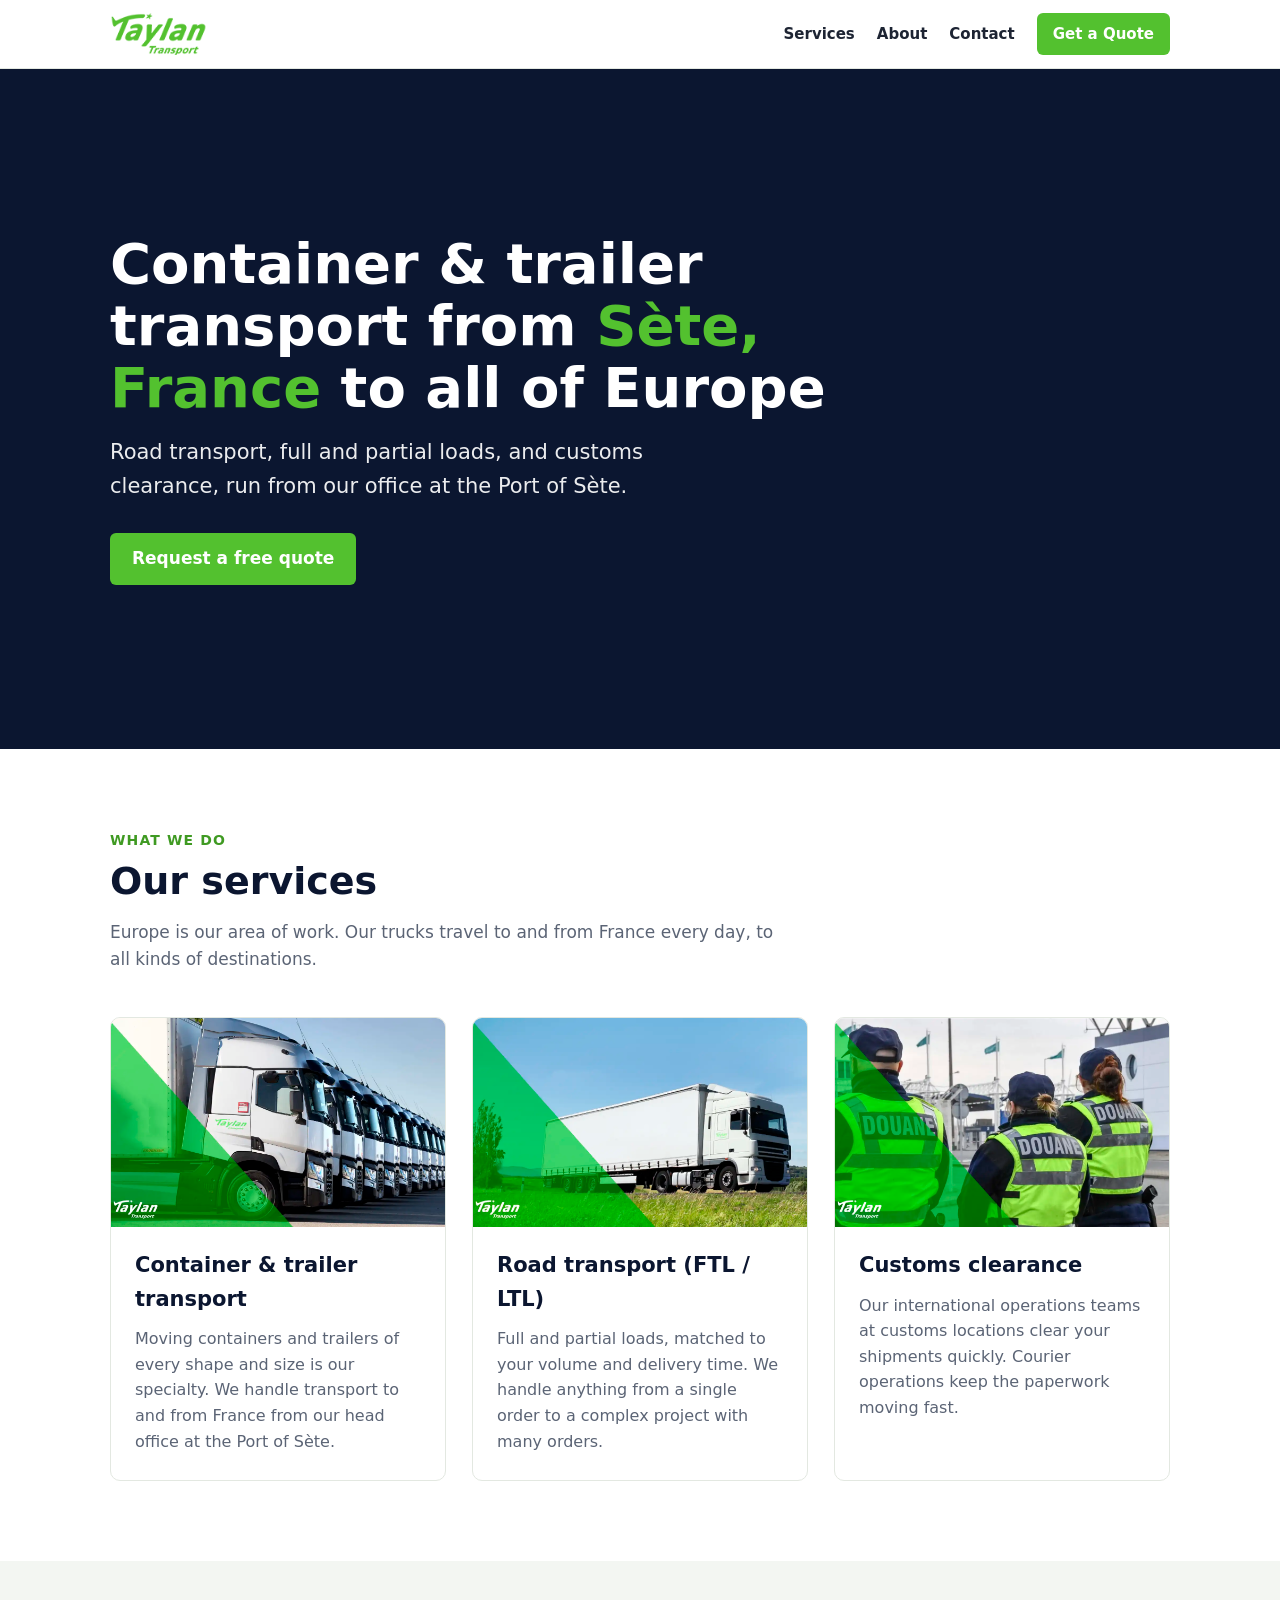
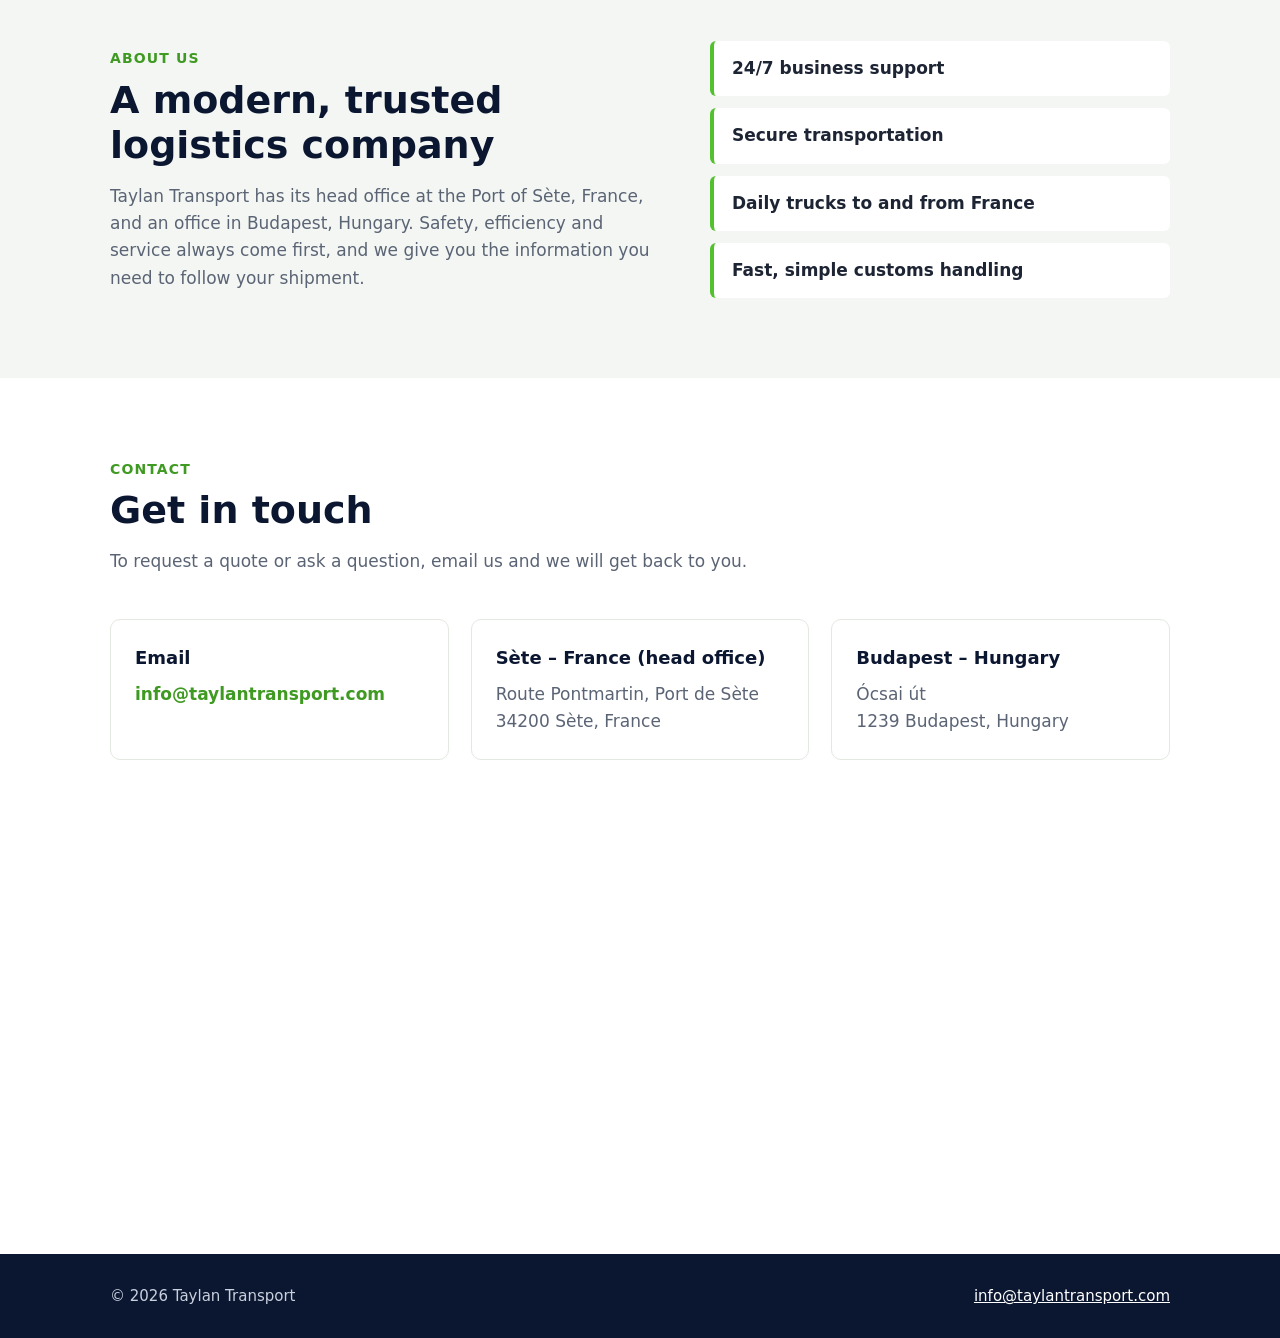
<file: index.html>
<!doctype html>
<html lang="en">
<head>
<meta charset="utf-8">
<meta name="viewport" content="width=device-width, initial-scale=1">
<title>Taylan Transport – Container &amp; Trailer Transport</title>
<meta name="description" content="Taylan Transport: container and trailer transport from the Port of Sète, France to all of Europe. Road transport (FTL/LTL) and customs clearance.">
<link rel="icon" type="image/png" href="assets/img/favicon.png">
<style>
:root{--green:#53c12f;--green-d:#3f9a22;--navy:#0b1630;--ink:#1d2433;--muted:#5b6475;--bg:#ffffff;--soft:#f3f6f2;--line:#e3e8e1}
*{box-sizing:border-box;margin:0;padding:0}
html{scroll-behavior:smooth}
body{font-family:system-ui,-apple-system,"Segoe UI",Roboto,Arial,sans-serif;color:var(--ink);background:var(--bg);line-height:1.6;font-size:17px}
a{color:inherit}
.wrap{max-width:1100px;margin:0 auto;padding:0 20px}
header{position:sticky;top:0;z-index:10;background:#fff;border-bottom:1px solid var(--line)}
header .wrap{display:flex;align-items:center;justify-content:space-between;height:68px;gap:16px}
header img{height:42px;display:block}
nav{display:flex;gap:22px;align-items:center}
nav a{text-decoration:none;font-weight:600;font-size:15px;color:var(--ink)}
nav a:hover{color:var(--green-d)}
.btn{display:inline-block;background:var(--green);color:#fff !important;text-decoration:none;font-weight:700;padding:12px 22px;border-radius:6px;transition:background .15s}
.btn:hover{background:var(--green-d)}
.btn.sm{padding:9px 16px;font-size:15px}
.hero{position:relative;min-height:min(78vh,680px);display:flex;align-items:center;color:#fff;overflow:hidden;background:var(--navy)}
.hero video{position:absolute;inset:0;width:100%;height:100%;object-fit:cover}
.hero::after{content:"";position:absolute;inset:0;background:linear-gradient(90deg,rgba(11,22,48,.88),rgba(11,22,48,.45))}
.hero .wrap{position:relative;z-index:1;width:100%;padding-top:60px;padding-bottom:60px}
.hero h1{font-size:clamp(32px,5.5vw,56px);line-height:1.1;max-width:720px;margin-bottom:18px}
.hero h1 span{color:var(--green)}
.hero p{font-size:clamp(17px,2.2vw,21px);max-width:600px;opacity:.92;margin-bottom:30px}
section{padding:80px 0}
.kicker{color:var(--green-d);font-weight:700;text-transform:uppercase;letter-spacing:.08em;font-size:14px;margin-bottom:8px}
h2{font-size:clamp(26px,3.6vw,38px);line-height:1.2;margin-bottom:14px;color:var(--navy)}
.lead{color:var(--muted);max-width:680px;margin-bottom:44px}
.cards{display:grid;grid-template-columns:repeat(auto-fit,minmax(280px,1fr));gap:26px}
.card{background:#fff;border:1px solid var(--line);border-radius:10px;overflow:hidden;display:flex;flex-direction:column}
.card img{width:100%;aspect-ratio:16/10;object-fit:cover;display:block}
.card div{padding:22px 24px 26px}
.card h3{font-size:21px;color:var(--navy);margin-bottom:10px}
.card p{color:var(--muted);font-size:16px}
.about{background:var(--soft)}
.about .wrap{display:grid;grid-template-columns:1.2fr 1fr;gap:48px;align-items:center}
.about ul{list-style:none;display:grid;gap:12px}
.about li{background:#fff;border-left:4px solid var(--green);padding:14px 18px;border-radius:6px;font-weight:600}
.contact .grid{display:grid;grid-template-columns:repeat(auto-fit,minmax(260px,1fr));gap:22px;margin-bottom:34px}
.box{border:1px solid var(--line);border-radius:10px;padding:24px}
.box h3{font-size:18px;color:var(--navy);margin-bottom:8px}
.box p{color:var(--muted)}
.box a{color:var(--green-d);font-weight:700;text-decoration:none;word-break:break-word}
.map{width:100%;height:380px;border:0;border-radius:10px;display:block}
footer{background:var(--navy);color:#c9d1df;padding:30px 0;font-size:15px}
footer .wrap{display:flex;justify-content:space-between;gap:16px;flex-wrap:wrap}
footer a{color:#fff}
@media (max-width:760px){
  nav a:not(.btn){display:none}
  .about .wrap{grid-template-columns:1fr;gap:28px}
  section{padding:56px 0}
  .hero{min-height:min(70vh,560px)}
}
@media (prefers-reduced-motion:reduce){.hero video{display:none}}
</style>
</head>
<body>

<header>
  <div class="wrap">
    <a href="#top" aria-label="Taylan Transport"><img src="assets/img/logo.png" alt="Taylan Transport"></a>
    <nav>
      <a href="#services">Services</a>
      <a href="#about">About</a>
      <a href="#contact">Contact</a>
      <a class="btn sm" href="mailto:info@taylantransport.com?subject=Quote%20request">Get a Quote</a>
    </nav>
  </div>
</header>

<main id="top">
  <section class="hero">
    <video autoplay muted loop playsinline preload="metadata" aria-hidden="true">
      <source src="assets/img/banner/banner-video.mp4" type="video/mp4">
    </video>
    <div class="wrap">
      <h1>Container &amp; trailer transport from <span>Sète, France</span> to all of Europe</h1>
      <p>Road transport, full and partial loads, and customs clearance, run from our office at the Port of Sète.</p>
      <a class="btn" href="mailto:info@taylantransport.com?subject=Quote%20request">Request a free quote</a>
    </div>
  </section>

  <section id="services">
    <div class="wrap">
      <p class="kicker">What we do</p>
      <h2>Our services</h2>
      <p class="lead">Europe is our area of work. Our trucks travel to and from France every day, to all kinds of destinations.</p>
      <div class="cards">
        <article class="card">
          <img src="assets/img/services/tt-1.webp" alt="Container trailer on the road" loading="lazy">
          <div>
            <h3>Container &amp; trailer transport</h3>
            <p>Moving containers and trailers of every shape and size is our specialty. We handle transport to and from France from our head office at the Port of Sète.</p>
          </div>
        </article>
        <article class="card">
          <img src="assets/img/services/tt-2.webp" alt="Truck for road freight" loading="lazy">
          <div>
            <h3>Road transport (FTL / LTL)</h3>
            <p>Full and partial loads, matched to your volume and delivery time. We handle anything from a single order to a complex project with many orders.</p>
          </div>
        </article>
        <article class="card">
          <img src="assets/img/services/TT-3.webp" alt="Customs clearance" loading="lazy">
          <div>
            <h3>Customs clearance</h3>
            <p>Our international operations teams at customs locations clear your shipments quickly. Courier operations keep the paperwork moving fast.</p>
          </div>
        </article>
      </div>
    </div>
  </section>

  <section id="about" class="about">
    <div class="wrap">
      <div>
        <p class="kicker">About us</p>
        <h2>A modern, trusted logistics company</h2>
        <p class="lead" style="margin-bottom:0">Taylan Transport has its head office at the Port of Sète, France, and an office in Budapest, Hungary. Safety, efficiency and service always come first, and we give you the information you need to follow your shipment.</p>
      </div>
      <ul>
        <li>24/7 business support</li>
        <li>Secure transportation</li>
        <li>Daily trucks to and from France</li>
        <li>Fast, simple customs handling</li>
      </ul>
    </div>
  </section>

  <section id="contact" class="contact">
    <div class="wrap">
      <p class="kicker">Contact</p>
      <h2>Get in touch</h2>
      <p class="lead">To request a quote or ask a question, email us and we will get back to you.</p>
      <div class="grid">
        <div class="box">
          <h3>Email</h3>
          <p><a href="mailto:info@taylantransport.com">info@taylantransport.com</a></p>
        </div>
        <div class="box">
          <h3>Sète – France (head office)</h3>
          <p>Route Pontmartin, Port de Sète<br>34200 Sète, France</p>
        </div>
        <div class="box">
          <h3>Budapest – Hungary</h3>
          <p>Ócsai út<br>1239 Budapest, Hungary</p>
        </div>
      </div>
      <iframe class="map" title="Taylan Transport, Port of Sète" loading="lazy" referrerpolicy="no-referrer-when-downgrade"
        src="https://www.google.com/maps/embed?pb=!1m18!1m12!1m3!1d2898.197431170478!2d3.7196016158348404!3d43.414701579130245!2m3!1f0!2f0!3f0!3m2!1i1024!2i768!4f13.1!3m3!1m2!1s0x12b135a854df91ed%3A0x9309cc3c7d1a1651!2sTaylan%20Transport!5e0!3m2!1sen!2sfr!4v1666638177548!5m2!1sen!2sfr"></iframe>
    </div>
  </section>
</main>

<footer>
  <div class="wrap">
    <span>© 2026 Taylan Transport</span>
    <a href="mailto:info@taylantransport.com">info@taylantransport.com</a>
  </div>
</footer>

</body>
</html>
</file>
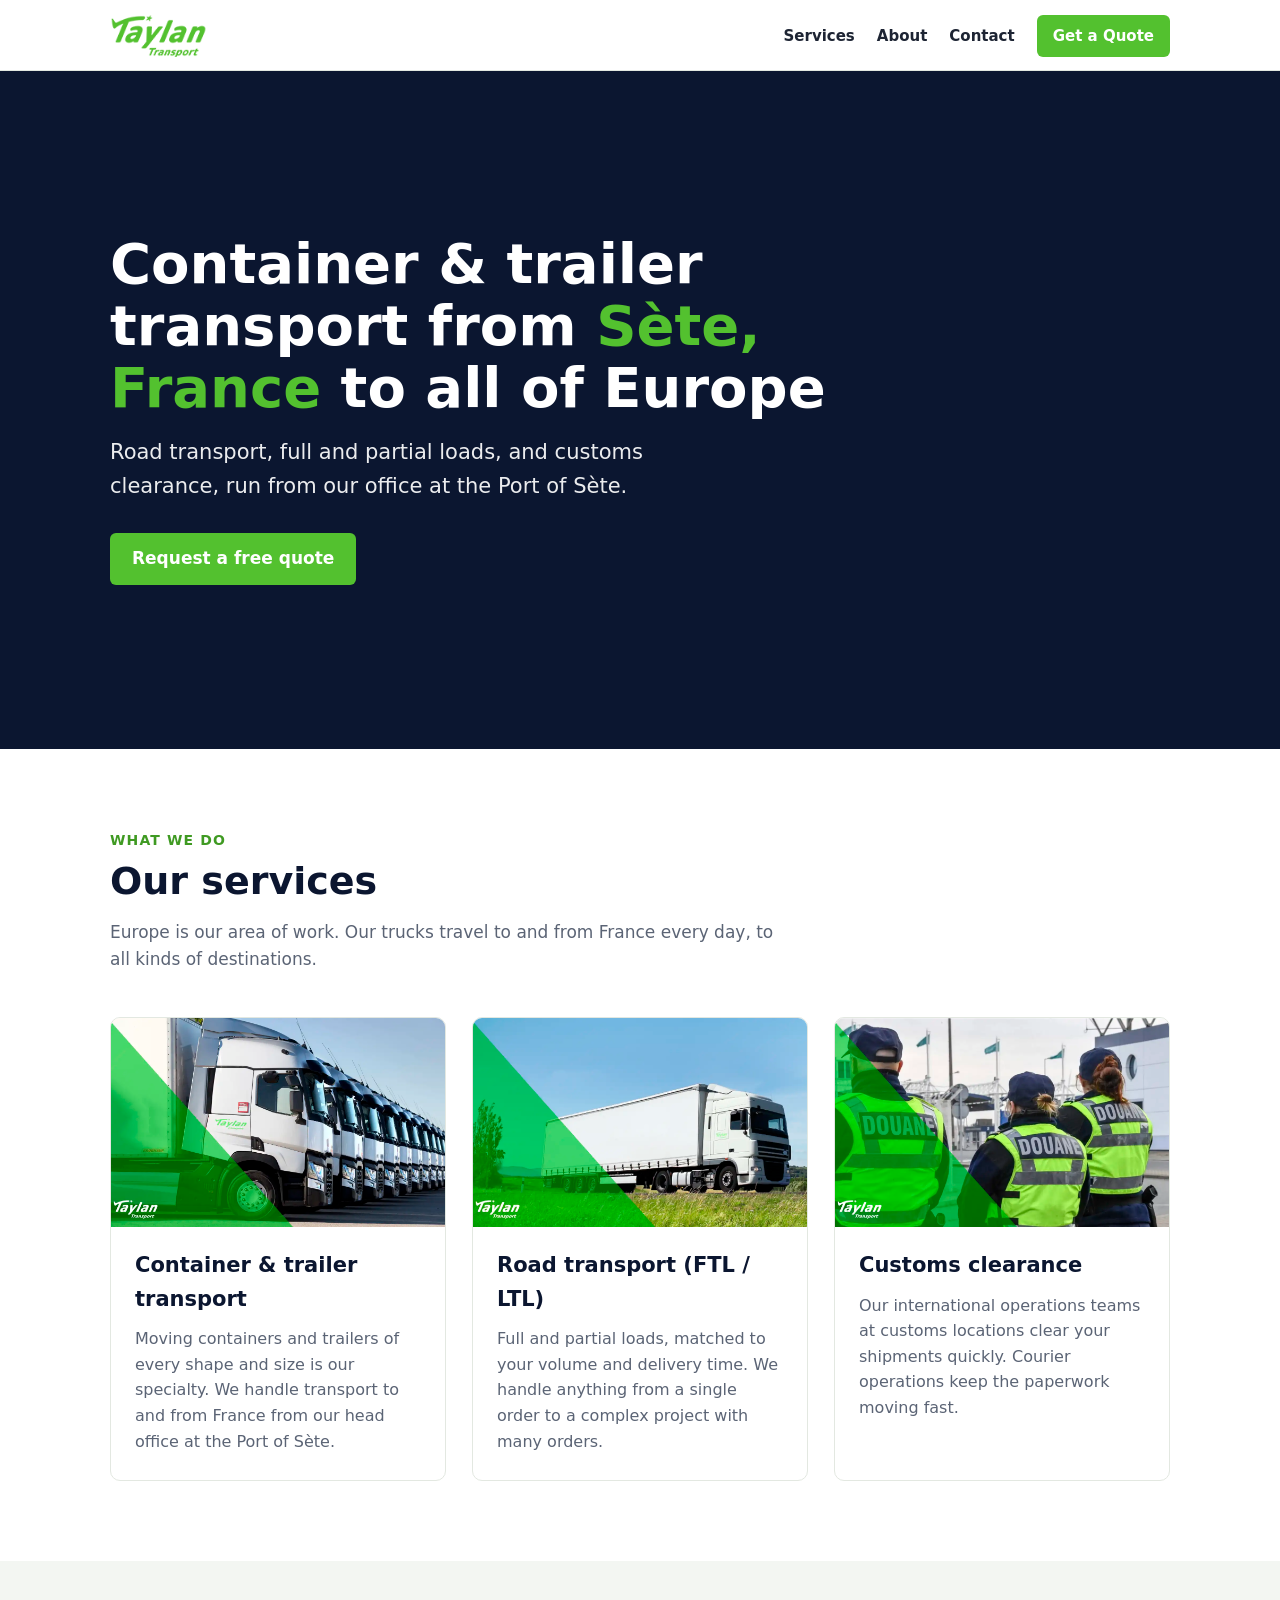
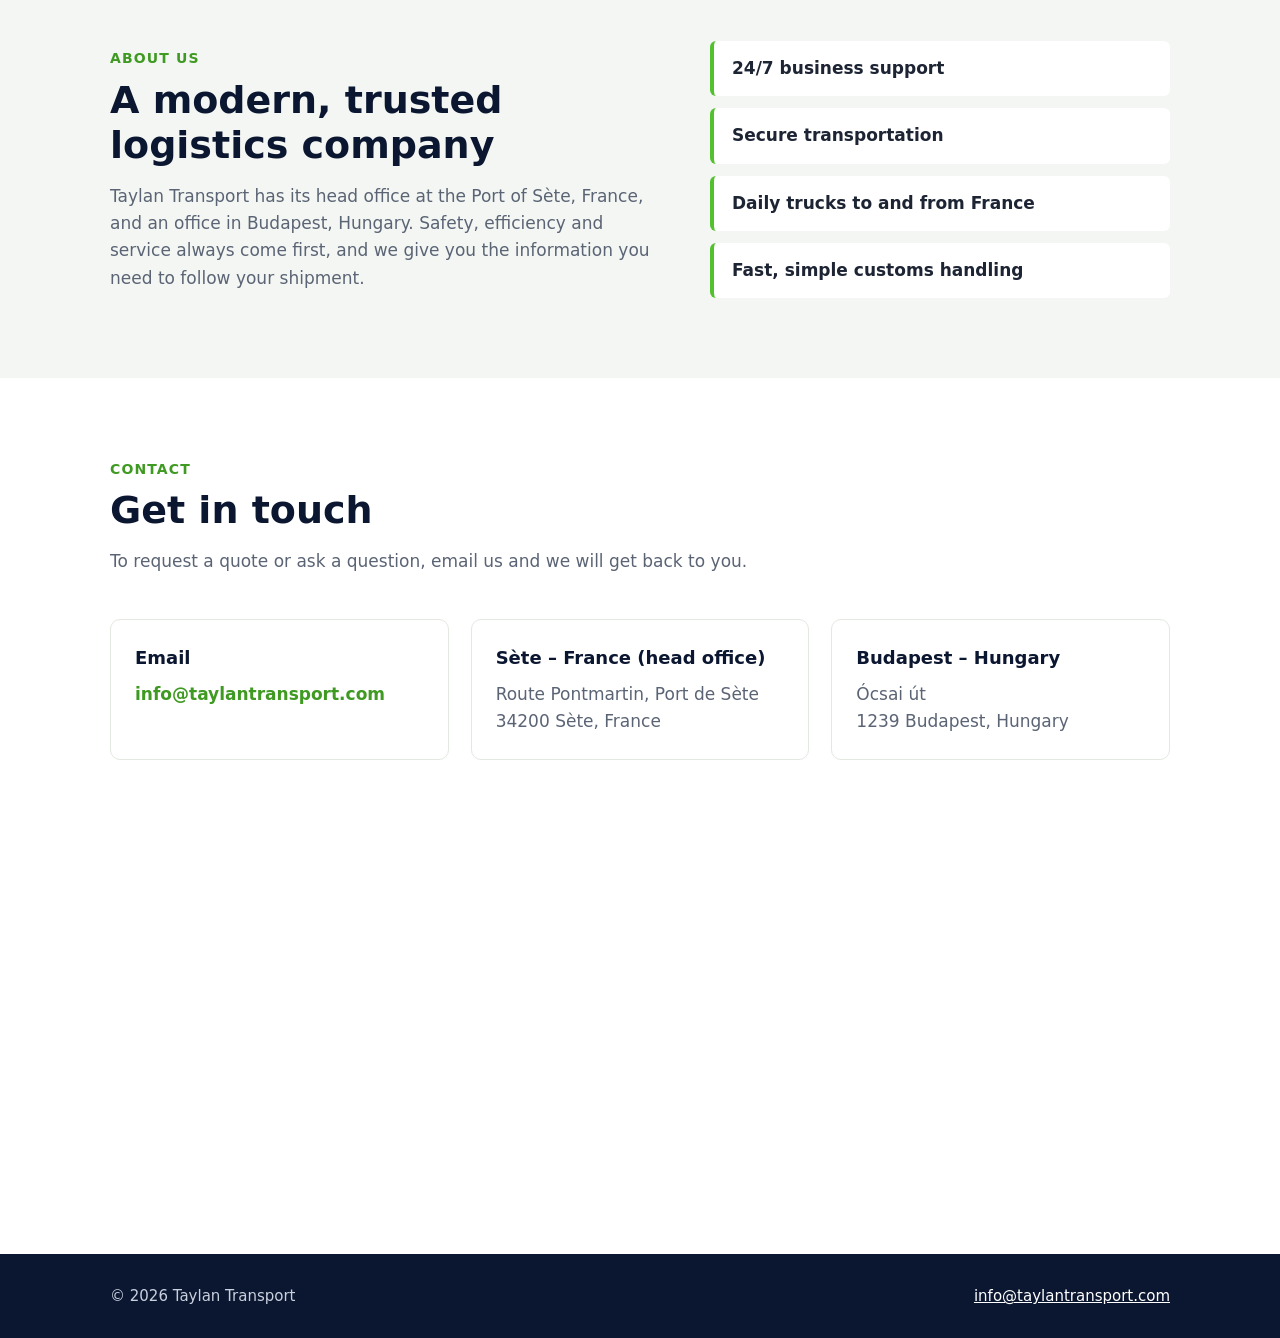
<file: get-a-quote.html>
<!doctype html>
<html lang="en">
<head>
<meta charset="utf-8">
<meta http-equiv="refresh" content="0; url=/#contact">
<link rel="canonical" href="https://taylantransport.com/#contact">
<title>Taylan Transport</title>
</head>
<body><a href="/#contact">Taylan Transport – Contact</a></body>
</html>
</file>
